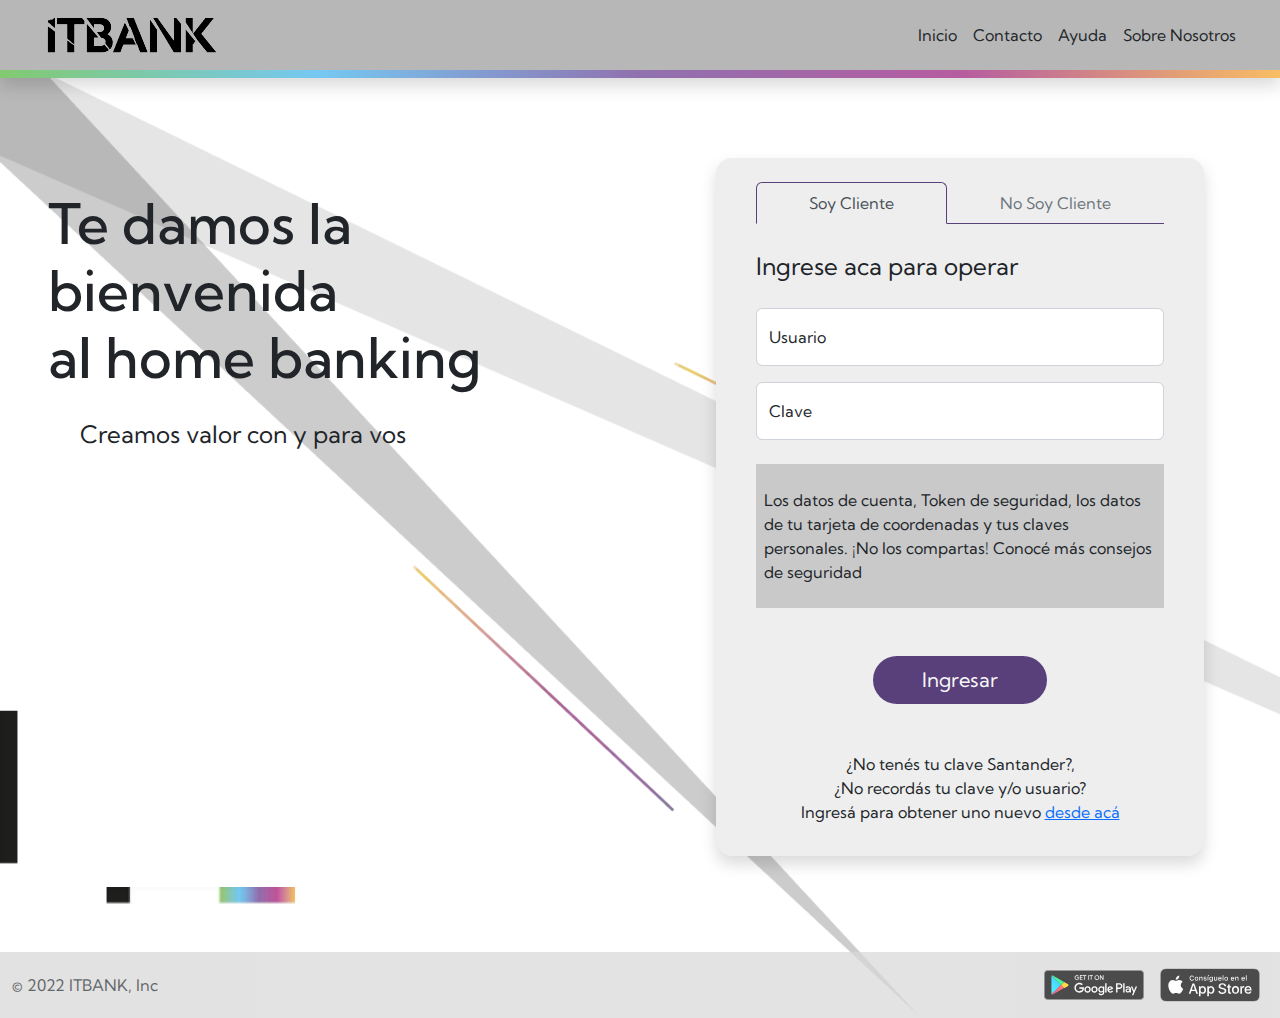
<file: index.html>
<!DOCTYPE html>
<html lang="en">
  <head>
    <meta charset="UTF-8" />
    <meta http-equiv="X-UA-Compatible" content="IE=edge" />
    <meta name="viewport" content="width=device-width, initial-scale=1.0" />
    <link rel="preconnect" href="https://fonts.googleapis.com">
    <link rel="preconnect" href="https://fonts.gstatic.com"crossorigin>
    <link href="https://fonts.googleapis.com/css2?family=Kumbh+Sans:wght@200;300&display=swap" rel="stylesheet">
    <link rel="stylesheet" href="css/login.css" type="text/css">
    <link rel="shortcut icon" href="./images/icologo.ico" type="image/x-icon">
    <title>Online Banking | ITBANK</title>
  </head>
  <body>
    <header class="shadow">
        <nav class="navbar navbar-expand-lg text-dark" style="background-color: #b7b7b7;">
            <div class="container-fluid">
                <a class="navbar-brand ms-4" href="index.html"><img src="src/Logo.png" alt="Logo ITBANK"></a>
                <button class="navbar-toggler" type="button" data-bs-toggle="collapse" data-bs-target="#navbarSupportedContent" aria-controls="navbarSupportedContent" aria-expanded="false" aria-label="Toggle navigation">
                    <span class="navbar-toggler-icon"></span>
                </button>
                <div class="collapse navbar-collapse me-4" id="navbarSupportedContent">
                    <ul class="navbar-nav ms-auto mb-2 mb-lg-0">
                        <li class="nav-item">
                            <a class="nav-link text-dark" aria-current="page" href="#">Inicio</a>
                        </li>
                        <li class="nav-item">
                            <a class="nav-link text-dark" href="#">Contacto</a>
                        </li>
                        <li class="nav-item">
                            <a class="nav-link text-dark" href="#">Ayuda</a>
                        <li class="nav-item">
                            <a class="nav-link text-dark">Sobre Nosotros</a>
                        </li>
                    </ul>
                </div>
            </div>
        </nav>
    </header>
    <main>
        <div class="container-fluid">
            <div class="row">
                <div class="col-12 col-md-6 col-lg-6 disp-off">
                    <div class="container py-3">
                        <div class="ms-2 mt-5 m-3">
                            <h1 class="ms-3 pt-5 font-tam">Te damos la bienvenida <br> al home banking</h1>
                            <p class="mt-4 ms-5 fs-4">Creamos valor con y para vos</p>
                        </div>
                    </div>
                </div>
                <div class="col-12 col-md-6 col-lg-6 mt-3 mb-3">
                    <div class="row">
                        <div class="col mt-4 mb-4 me-5 mt-5 ms-5" >
                            <div class="m-3 rounded-4 shadow p-3 mb-5 rounded-4" style="background-color:#eeeeee;">
                                <div class="mx-4 my-2 disp-off-login">
                                    <ul class="nav nav-tabs nav-fill justify-content-center">
                                        <li class="nav-item">
                                            <a class="nav-link active button-js" aria-current="page" href="#" id="client" data-number="1" >Soy Cliente</a>
                                        </li>
                                        <li class="nav-item">
                                            <a class="nav-link button-js" href="#" id="noClient" data-number="2">No Soy Cliente</a>
                                        </li>
                                    </ul>
                                </div>
                                <div class="mx-4 disp-off-login-2">
                                    <div class="dropdown">
                                        <a class="btn dropdown-toggle" style="background-color: #dfdfdf;" href="#" role="button" id="dropdownMenuLink" data-bs-toggle="dropdown" aria-expanded="false">
                                        </a>
                                      
                                        <ul class="dropdown-menu" aria-labelledby="dropdownMenuLink">
                                            <li><a class="dropdown-item button-js" href="#" data-number="3" id="clientDrop">Soy Cliente</a></li>
                                            <li><a class="dropdown-item button-js" href="#" data-number="4" id="noClientDrop">No Soy Cliente</a></li>
                                        </ul>
                                    </div>
                                </div>
                                <div class="form-login show no-show" data-section="1">
                                    <p class="mx-4 my-4 fs-4">Ingrese aca para operar</p>
                                    <form action="">
                                        <div class="form-floating mx-4 mt-3 mb-3">
                                            <input type="email" class="form-control" id="floatingInput" placeholder="name@example.com">
                                            <label for="floatingInput">Usuario</label>
                                        </div>
                                        <div class="form-floating mx-4 mt-3 mb-3">
                                            <input type="password" class="form-control" id="floatingPassword" placeholder="Password">
                                            <label for="floatingPassword">Clave</label>
                                        </div>
                                        <div class="mx-4 mt-4 mb-3">
                                            <p class="px-2 py-4" style="background-color: #c9c9c9;">
                                                Los datos de cuenta, Token de seguridad, los datos de tu tarjeta de coordenadas y tus claves personales. ¡No los compartas! Conocé más consejos de seguridad
                                            </p>
                                        </div>
                                        <div class="m-5 text-center">
                                            <a class="btn rounded-5 text-light btn-lg ps-5 pe-5" style="background-color: #5a407a;" href="./cargaAHome.html" role="button">Ingresar</a>
                                        </div>
                                    </form>
                                    <div class="m-2">
                                        <p class="text-center">
                                            ¿No tenés tu clave Santander?, <br>
                                            ¿No recordás tu clave y/o usuario? <br>
                                            Ingresá para obtener uno nuevo <a href="./index-contrasena.html">desde acá</a>
                                        </p>
                                    </div>
                                </div>
                                <div class="form-login no-show" data-section="2">
                                    <div class="text-center my-4">
                                        <span class="fs-5"><strong>Abri tu cuenta totalmente</strong></span>
                                        <br>
                                        <span class="fs-5"><strong>de forma 100% digital.</strong></span>
                                        <br>
                                        <p class="mx-4 my-2">Conoce todo lo que te ofrecemos en ITBANK</p>
                                    </div>
                                    <div class="mx-4 my-4 fs-4 text-center">
                                        <div class="mx-4 my-4">
                                            <div class="mx-4 my-3 text-center">
                                                <div class="">
                                                    <svg xmlns="http://www.w3.org/2000/svg" width="45" height="45" fill="#9B46BB" class="bi bi-credit-card-2-back-fill" viewBox="0 0 16 16" class="icons">
                                                        <path d="M0 4a2 2 0 0 1 2-2h12a2 2 0 0 1 2 2v5H0V4zm11.5 1a.5.5 0 0 0-.5.5v1a.5.5 0 0 0 .5.5h2a.5.5 0 0 0 .5-.5v-1a.5.5 0 0 0-.5-.5h-2zM0 11v1a2 2 0 0 0 2 2h12a2 2 0 0 0 2-2v-1H0z"/>
                                                    </svg>
                                                </div>
                                                <p class="fs-5">Tarjeta de Debito</p>
                                            </div>
                                            <div class="mx-4 my-3 text-center">
                                                <div class="">
                                                    <svg xmlns="http://www.w3.org/2000/svg" width="45" height="45" fill="#9B46BB" class="bi bi-arrow-down-up" viewBox="0 0 16 16">
                                                        <path fill-rule="evenodd" d="M11.5 15a.5.5 0 0 0 .5-.5V2.707l3.146 3.147a.5.5 0 0 0 .708-.708l-4-4a.5.5 0 0 0-.708 0l-4 4a.5.5 0 1 0 .708.708L11 2.707V14.5a.5.5 0 0 0 .5.5zm-7-14a.5.5 0 0 1 .5.5v11.793l3.146-3.147a.5.5 0 0 1 .708.708l-4 4a.5.5 0 0 1-.708 0l-4-4a.5.5 0 0 1 .708-.708L4 13.293V1.5a.5.5 0 0 1 .5-.5z"/>
                                                    </svg>
                                                </div>
                                                <p class="fs-5">Movimientos limitados</p>
                                            </div>
                                            <div class="mx-4 my-3 text-center">
                                                <div class="">
                                                    <svg xmlns="http://www.w3.org/2000/svg" width="45" height="45" fill="#9B46BB" class="bi bi-wallet2" viewBox="0 0 16 16">
                                                        <path d="M12.136.326A1.5 1.5 0 0 1 14 1.78V3h.5A1.5 1.5 0 0 1 16 4.5v9a1.5 1.5 0 0 1-1.5 1.5h-13A1.5 1.5 0 0 1 0 13.5v-9a1.5 1.5 0 0 1 1.432-1.499L12.136.326zM5.562 3H13V1.78a.5.5 0 0 0-.621-.484L5.562 3zM1.5 4a.5.5 0 0 0-.5.5v9a.5.5 0 0 0 .5.5h13a.5.5 0 0 0 .5-.5v-9a.5.5 0 0 0-.5-.5h-13z"/>
                                                    </svg>
                                                </div>
                                                <p class="fs-5">Pagos de servicios</p>
                                            </div>
                                        </div>
                                        <div class="mx-5 description">
                                            <span class="m-1 fs-5">Usando tu Cuenta ¡no pagas el mantenimiento!</span>
                                            <p class="fs-6">Disfruta de 6 meses sin cargo si cumplis con alguna de nuestras condiciones</p>
                                        </div>
                                        <div class="my-4">
                                            <a class="btn rounded-5 text-light btn-lg ps-5 pe-5" style="background-color: #5a407a;" href="#" role="button">Quiero saber mas</a>
                                        </div>
                                    </div>
                                    <div class="rec text-center">
                                        <span>"Si no tenes u olvidaste tu clave y/o usuario"</span>
                                        <br>
                                        <a href="./index-contrasena.html" role="button">Crear clave y usuario</a>
                                        <br>
                                        <span>"Si solo tenes clave"</span>
                                        <br>
                                        <a href="./index-contrasena.html" role="button">Crear usuario</a>
                                        <br>
                                    </div>
                                </div>
                            </div>
                        </div>
                    </div>

                </div>
            </div>
        </div>
    </main>
    <div class="container-fluid footer-position" style="background-color: #d7d7d7; opacity: 0.7;">
        <footer class="d-flex flex-wrap justify-content-between align-items-center mt-2 no-marign">
            <p class="col-md-4 mb-0">&copy; 2022 ITBANK, Inc</p>
            <ul class="nav col-md-4 justify-content-end">
                <li class="nav-item"><a href="#" class="nav-link px-2 text-muted"><img class="img-storee" src="src/PlayStore.svg"></a></li>
                <li class="nav-item"><a href="#" class="nav-link px-2 text-muted"><img class="img-store" src="src/Apple Store.svg"></a></li>
            </ul>
        </footer>
    </div>
    <script src="https://cdn.jsdelivr.net/npm/bootstrap@5.2.0-beta1/dist/js/bootstrap.bundle.min.js" integrity="sha384-pprn3073KE6tl6bjs2QrFaJGz5/SUsLqktiwsUTF55Jfv3qYSDhgCecCxMW52nD2" crossorigin="anonymous"></script>
    <script src="js/app.js"></script>
  </body>
</file>
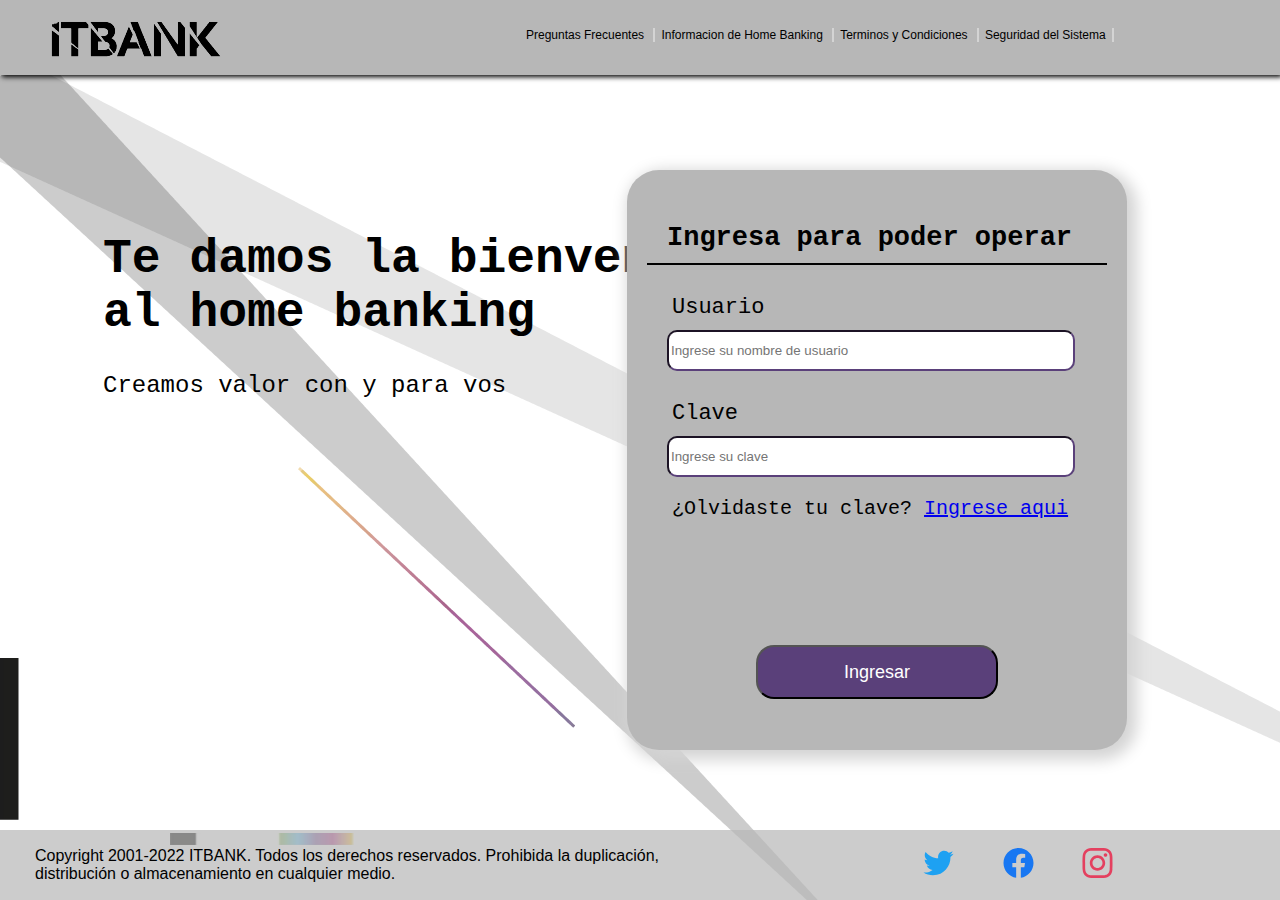
<file: Isaaias3/index.html>
<!DOCTYPE html>
<html lang="en" class="fondo">
  <head>
    <meta charset="UTF-8" />
    <meta http-equiv="X-UA-Compatible" content="IE=edge" />
    <meta name="viewport" content="width=device-width, initial-scale=1.0" />
    <link rel="shortcut icon" href="images/logo.ico.ico" type="image/x-icon">
    <link rel="stylesheet" href="css/style.css" type="text/css" />
    <title>Online Banking | ITBANK</title>
  </head>
  <body>
    <header>
      <nav class="botonera">
        <img
          src="images/Logo.png"
          alt="Instituto Tecnologico de Buenos Aires"
          class="img-nav"
        />
        <div class="back">
          <ul>
            <li>
              <a href="example.com" title="Preguntas Frecuentes"
                >Preguntas Frecuentes</a
              >
            </li>
            <li>
              <a href="example.com" title="Informacion de Home Banking"
                >Informacion de Home Banking</a
              >
            </li>
            <li>
              <a href="example.com" title="Terminos y Condiciones"
                >Terminos y Condiciones</a
              >
            </li>
            <li>
              <a href="exmaple.com" title="Seguridad del Sistema"
                >Seguridad del Sistema</a
              >
            </li>
          </ul>
        </div>
      </nav>
    </header>
    <main class="container">
      <div class="eslogan">
        <h1>Te damos la bienvenida al home banking</h1>
        <p>Creamos valor con y para vos</p>
      </div>
      <section class="box-login login-position">
        <h2>Ingresa para poder operar</h2>

        <div class="form">
          <div class="item">
            <p>Usuario</p>
            <input
              type="text"
              placeholder="Ingrese su nombre de usuario"
              name="username"
            />
          </div>
          <div class="item">
            <p>Clave</p>
            <input
              type="password"
              placeholder="Ingrese su clave"
              name="password"
            />
          </div>
          <p>
            ¿Olvidaste tu clave?
            <a href="example.com" title="Ingrese aqui">Ingrese aqui</a>
          </p>
        </div>

        <button type="submit" class="btn btn-position">Ingresar</button>
      </section>
    </main>
    <footer class="foot">
      <p>
        Copyright 2001-2022 ITBANK. Todos los derechos reservados. Prohibida la
        duplicación, distribución o almacenamiento en cualquier medio.
      </p>

      <div class="foot-back">
        <ul>
          <li>
            <a href="#"
              ><img
                src="images/twitter.svg"
                alt="Twitter ITBANK"
                class="images-foot"
            /></a>
          </li>
          <li>
            <a href="#"
              ><img
                src="images/facebook.svg"
                alt="Facebook ITBANK"
                class="images-foot"
            /></a>
          </li>
          <li>
            <a href="#"
              ><img
                src="images/instagram.svg"
                alt="Instagram ITBANK"
                class="images-foot"
            /></a>
          </li>
        </ul>
      </div>
    </footer>
  </body>
</html>
</file>
<file: Isaaias3/css/style.css>
body {
  width: 100%;
  height: 100vh;
  margin: auto;
  padding: 0;
  font-family: Arial, Helvetica, sans-serif;
  /*   background-image: url(images/background.png);
  background-size: fixed;
  background-repeat: no-repeat;
  overflow-y: hidden;
  overflow-x: hidden; */
}
.fondo {
  background-image: url(../images/background.png);
  background-size: fixed;
  background-repeat: no-repeat;
}
.botonera {
  min-width: 1024px;
  height: 75px;
  background-color: #b7b7b7;
  border-bottom: 2px solid gradian;
  box-shadow: 2px 2px 5px black;
  margin-bottom: 5px;
}
.img-nav {
  position: relative;
  padding: 5px;
  margin: 5px;
  float: left;
  left: 30px;
  top: 7px;
}
.back {
  min-width: 800px;
  position: relative;
  display: inline;
  float: right;
  top: 16px;
  font-size: 12px;
  /*   width: 800px;
 */
}
.back ul {
  list-style: none;
}
.back li {
  border-right: 2px solid #d4d4d4;
  display: inline;
  text-align: right;
}
.back a {
  padding: 0px 6px;
  color: black;
  text-decoration: none;
  text-align: center;
}

.container {
  font-size: 24px;
  font-family: "Courier New", Courier, monospace;
  width: 100%;
  height: 85%;
  margin: 0;
  padding: 0;
}
.eslogan {
  position: absolute;
  left: 103px;
  top: 200px;
  width: 648px;
}
.box-login {
  width: 500px;
  height: 580px;
  background-color: #b7b7b7;
  border-radius: 32px;
  box-shadow: 5px 5px 15px 5px #d4d4d4;
}
.login-position {
  position: relative;
  float: right;
  right: 17vh;
  top: 90px;
}
.box-login h2 {
  position: relative;
  font-size: 27px;
  margin: 18px 20px 28px 20px;
  padding: 20px 20px 10px 20px;
  /*   text-align: center; */
  top: 15px;
  border-bottom: 2px solid black;
}

.form {
  margin: 45px 20px;
  padding: 0px;
}
.form p {
  margin: 20px 25px;
  padding: 0;
  font-size: 20px;
}
.item {
  position: relative;
  /*   left: 10px; */
}
.item p {
  margin: 30px 25px 10px 25px;
  padding: 0;
  font-size: 22px;
}
.item input {
  position: relative;
  left: 20px;
  width: 400px;
  height: 35px;
  border-radius: 10px;
  border-color: #5a407a;
  background-color: ;
}
.btn {
  width: 242px;
  height: 54px;
  border-radius: 18px;
  background-color: #5a407a;
  color: white;
  font-size: 18px;
}
.btn-position {
  position: relative;
  left: 129px;
  top: 80px;
}
.foot {
  height: 70px;
  width: 100%;
  position: absolute;
  bottom: 0;
  background-color: rgba(183, 183, 183, 0.7);
  /*   display: inline; */
}
.foot {
  display: flex;
  align-items: center;
  justify-content: space-between;
}
.foot p {
  margin: 5px 35px;
  width: 650px;
  font-family: Arial, Helvetica, sans-serif;
}

.foot-back {
  margin: 0;
  align-items: center;
  position: relative;
  right: 15vh;
}
.foot-back ul {
  margin: 10px;
}
.foot-back li {
  display: inline;
  text-align: center;
}
.foot-back a {
  padding: 0px 20px;
}
.images-foot {
  width: 35px;
  height: 30px;
}
</file>
<file: css/login.css>
@charset "UTF-8";
/*!
 * Bootstrap v5.2.0-beta1 (https://getbootstrap.com/)
 * Copyright 2011-2022 The Bootstrap Authors
 * Copyright 2011-2022 Twitter, Inc.
 * Licensed under MIT (https://github.com/twbs/bootstrap/blob/main/LICENSE)
 */
:root {
  --bs-blue: #0d6efd;
  --bs-indigo: #6610f2;
  --bs-purple: #6f42c1;
  --bs-pink: #d63384;
  --bs-red: #dc3545;
  --bs-orange: #fd7e14;
  --bs-yellow: #ffc107;
  --bs-green: #198754;
  --bs-teal: #20c997;
  --bs-cyan: #0dcaf0;
  --bs-black: #000;
  --bs-white: #fff;
  --bs-gray: #6c757d;
  --bs-gray-dark: #343a40;
  --bs-gray-100: #f8f9fa;
  --bs-gray-200: #e9ecef;
  --bs-gray-300: #dee2e6;
  --bs-gray-400: #ced4da;
  --bs-gray-500: #adb5bd;
  --bs-gray-600: #6c757d;
  --bs-gray-700: #495057;
  --bs-gray-800: #343a40;
  --bs-gray-900: #212529;
  --bs-primary: #0d6efd;
  --bs-secondary: #6c757d;
  --bs-success: #198754;
  --bs-info: #0dcaf0;
  --bs-warning: #ffc107;
  --bs-danger: #dc3545;
  --bs-light: #f8f9fa;
  --bs-dark: #212529;
  --bs-primary-rgb: 13, 110, 253;
  --bs-secondary-rgb: 108, 117, 125;
  --bs-success-rgb: 25, 135, 84;
  --bs-info-rgb: 13, 202, 240;
  --bs-warning-rgb: 255, 193, 7;
  --bs-danger-rgb: 220, 53, 69;
  --bs-light-rgb: 248, 249, 250;
  --bs-dark-rgb: 33, 37, 41;
  --bs-white-rgb: 255, 255, 255;
  --bs-black-rgb: 0, 0, 0;
  --bs-body-color-rgb: 33, 37, 41;
  --bs-body-bg-rgb: 255, 255, 255;
  --bs-font-sans-serif: system-ui, -apple-system, "Segoe UI", Roboto, "Helvetica Neue", "Noto Sans", "Liberation Sans", Arial, sans-serif, "Apple Color Emoji", "Segoe UI Emoji", "Segoe UI Symbol", "Noto Color Emoji";
  --bs-font-monospace: SFMono-Regular, Menlo, Monaco, Consolas, "Liberation Mono", "Courier New", monospace;
  --bs-gradient: linear-gradient(180deg, rgba(255, 255, 255, 0.15), rgba(255, 255, 255, 0));
  --bs-body-font-family: var(--bs-font-sans-serif);
  --bs-body-font-size: 1rem;
  --bs-body-font-weight: 400;
  --bs-body-line-height: 1.5;
  --bs-body-color: #212529;
  --bs-body-bg: #fff;
  --bs-border-width: 1px;
  --bs-border-style: solid;
  --bs-border-color: #dee2e6;
  --bs-border-color-translucent: rgba(0, 0, 0, 0.175);
  --bs-border-radius: 0.375rem;
  --bs-border-radius-sm: 0.25rem;
  --bs-border-radius-lg: 0.5rem;
  --bs-border-radius-xl: 1rem;
  --bs-border-radius-2xl: 2rem;
  --bs-border-radius-pill: 50rem;
  --bs-heading-color: ;
  --bs-link-color: #0d6efd;
  --bs-link-hover-color: #0a58ca;
  --bs-code-color: #d63384;
  --bs-highlight-bg: #fff3cd;
}

*,
*::before,
*::after {
  box-sizing: border-box;
}

@media (prefers-reduced-motion: no-preference) {
  :root {
    scroll-behavior: smooth;
  }
}

body {
  margin: 0;
  font-family: var(--bs-body-font-family);
  font-size: var(--bs-body-font-size);
  font-weight: var(--bs-body-font-weight);
  line-height: var(--bs-body-line-height);
  color: var(--bs-body-color);
  text-align: var(--bs-body-text-align);
  background-color: var(--bs-body-bg);
  -webkit-text-size-adjust: 100%;
  -webkit-tap-highlight-color: rgba(0, 0, 0, 0);
}

 h1, .h1 {
  margin-top: 0;
  margin-bottom: 0.5rem;
  font-weight: 500;
  line-height: 1.2;
  color: var(--bs-heading-color);
}

h1, .h1 {
  font-size: calc(1.375rem + 1.5vw);
}
@media (min-width: 1200px) {
  h1, .h1 {
    font-size: 2.5rem;
  }
}

p {
  margin-top: 0;
  margin-bottom: 1rem;
}


ul {
  padding-left: 2rem;
}


ul {
  margin-top: 0;
  margin-bottom: 1rem;
}


ul ul {
  margin-bottom: 0;
}


strong {
  font-weight: bolder;
}

a {
  color: var(--bs-link-color);
  text-decoration: underline;
}
a:hover {
  color: var(--bs-link-hover-color);
}

a:not([href]):not([class]), a:not([href]):not([class]):hover {
  color: inherit;
  text-decoration: none;
}

img,
svg {
  vertical-align: middle;
}

label {
  display: inline-block;
}

button {
  border-radius: 0;
}

button:focus:not(:focus-visible) {
  outline: 0;
}

input,
button {
  margin: 0;
  font-family: inherit;
  font-size: inherit;
  line-height: inherit;
}

button {
  text-transform: none;
}

[role=button] {
  cursor: pointer;
}

button,
[type=button] {
  -webkit-appearance: button;
}
button:not(:disabled),
[type=button]:not(:disabled) {
  cursor: pointer;
}

::-moz-focus-inner {
  padding: 0;
  border-style: none;
}

::-webkit-datetime-edit-fields-wrapper,
::-webkit-datetime-edit-text,
::-webkit-datetime-edit-minute,
::-webkit-datetime-edit-hour-field,
::-webkit-datetime-edit-day-field,
::-webkit-datetime-edit-month-field,
::-webkit-datetime-edit-year-field {
  padding: 0;
}

::-webkit-inner-spin-button {
  height: auto;
}

/* rtl:raw:
[type="tel"],
[type="url"],
[type="email"],
[type="number"] {
  direction: ltr;
}
*/
::-webkit-search-decoration {
  -webkit-appearance: none;
}

::-webkit-color-swatch-wrapper {
  padding: 0;
}

::-webkit-file-upload-button {
  font: inherit;
  -webkit-appearance: button;
}

::file-selector-button {
  font: inherit;
  -webkit-appearance: button;
}

.container,
.container-fluid {
  --bs-gutter-x: 1.5rem;
  --bs-gutter-y: 0;
  width: 100%;
  padding-right: calc(var(--bs-gutter-x) * 0.5);
  padding-left: calc(var(--bs-gutter-x) * 0.5);
  margin-right: auto;
  margin-left: auto;
}

@media (min-width: 576px) {
   .container {
    max-width: 540px;
  }
}
@media (min-width: 768px) {
   .container {
    max-width: 720px;
  }
}
@media (min-width: 992px) {
   .container {
    max-width: 960px;
  }
}
@media (min-width: 1200px) {
   .container {
    max-width: 1140px;
  }
}
@media (min-width: 1400px) {
   .container {
    max-width: 1320px;
  }
}
.row {
  --bs-gutter-x: 1.5rem;
  --bs-gutter-y: 0;
  display: flex;
  flex-wrap: wrap;
  margin-top: calc(-1 * var(--bs-gutter-y));
  margin-right: calc(-0.5 * var(--bs-gutter-x));
  margin-left: calc(-0.5 * var(--bs-gutter-x));
}
.row > * {
  flex-shrink: 0;
  width: 100%;
  max-width: 100%;
  padding-right: calc(var(--bs-gutter-x) * 0.5);
  padding-left: calc(var(--bs-gutter-x) * 0.5);
  margin-top: var(--bs-gutter-y);
}

.col {
  flex: 1 0 0%;
}

.col-12 {
  flex: 0 0 auto;
  width: 100%;
}
@media (min-width: 768px) {

  .col-md-4 {
    flex: 0 0 auto;
    width: 33.33333333%;
  }

  .col-md-6 {
    flex: 0 0 auto;
    width: 50%;
  }
}
@media (min-width: 992px) {

  .col-lg-6 {
    flex: 0 0 auto;
    width: 50%;
  }
}

.form-control {
  display: block;
  width: 100%;
  padding: 0.375rem 0.75rem;
  font-size: 1rem;
  font-weight: 400;
  line-height: 1.5;
  color: #212529;
  background-color: #fff;
  background-clip: padding-box;
  border: 1px solid #ced4da;
  -webkit-appearance: none;
     -moz-appearance: none;
          appearance: none;
  border-radius: 0.375rem;
  transition: border-color 0.15s ease-in-out, box-shadow 0.15s ease-in-out;
}
@media (prefers-reduced-motion: reduce) {
  .form-control {
    transition: none;
  }
}
.form-control:focus {
  color: #212529;
  background-color: #fff;
  border-color: #86b7fe;
  outline: 0;
  box-shadow: 0 0 0 0.25rem rgba(13, 110, 253, 0.25);
}
.form-control::-webkit-date-and-time-value {
  height: 1.5em;
}
.form-control::-moz-placeholder {
  color: #6c757d;
  opacity: 1;
}
.form-control:-ms-input-placeholder {
  color: #6c757d;
  opacity: 1;
}
.form-control::placeholder {
  color: #6c757d;
  opacity: 1;
}
.form-control:disabled {
  background-color: #e9ecef;
  opacity: 1;
}
.form-control::-webkit-file-upload-button {
  padding: 0.375rem 0.75rem;
  margin: -0.375rem -0.75rem;
  -webkit-margin-end: 0.75rem;
          margin-inline-end: 0.75rem;
  color: #212529;
  background-color: #e9ecef;
  pointer-events: none;
  border-color: inherit;
  border-style: solid;
  border-width: 0;
  border-inline-end-width: 1px;
  border-radius: 0;
  -webkit-transition: color 0.15s ease-in-out, background-color 0.15s ease-in-out, border-color 0.15s ease-in-out, box-shadow 0.15s ease-in-out;
  transition: color 0.15s ease-in-out, background-color 0.15s ease-in-out, border-color 0.15s ease-in-out, box-shadow 0.15s ease-in-out;
}
.form-control::file-selector-button {
  padding: 0.375rem 0.75rem;
  margin: -0.375rem -0.75rem;
  -webkit-margin-end: 0.75rem;
          margin-inline-end: 0.75rem;
  color: #212529;
  background-color: #e9ecef;
  pointer-events: none;
  border-color: inherit;
  border-style: solid;
  border-width: 0;
  border-inline-end-width: 1px;
  border-radius: 0;
  transition: color 0.15s ease-in-out, background-color 0.15s ease-in-out, border-color 0.15s ease-in-out, box-shadow 0.15s ease-in-out;
}
@media (prefers-reduced-motion: reduce) {
  .form-control::-webkit-file-upload-button {
    -webkit-transition: none;
    transition: none;
  }
  .form-control::file-selector-button {
    transition: none;
  }
}
.form-control:hover:not(:disabled):not([readonly])::-webkit-file-upload-button {
  background-color: #dde0e3;
}
.form-control:hover:not(:disabled):not([readonly])::file-selector-button {
  background-color: #dde0e3;
}

.form-floating {
  position: relative;
}
.form-floating > .form-control {
  height: calc(3.5rem + 2px);
  line-height: 1.25;
}
.form-floating > label {
  position: absolute;
  top: 0;
  left: 0;
  height: 100%;
  padding: 1rem 0.75rem;
  pointer-events: none;
  border: 1px solid transparent;
  transform-origin: 0 0;
  transition: opacity 0.1s ease-in-out, transform 0.1s ease-in-out;
}
@media (prefers-reduced-motion: reduce) {
  .form-floating > label {
    transition: none;
  }
}
.form-floating > .form-control {
  padding: 1rem 0.75rem;
}
.form-floating > .form-control::-moz-placeholder {
  color: transparent;
}
.form-floating > .form-control:-ms-input-placeholder {
  color: transparent;
}
.form-floating > .form-control::placeholder {
  color: transparent;
}
.form-floating > .form-control:not(:-moz-placeholder-shown) {
  padding-top: 1.625rem;
  padding-bottom: 0.625rem;
}
.form-floating > .form-control:not(:-ms-input-placeholder) {
  padding-top: 1.625rem;
  padding-bottom: 0.625rem;
}
.form-floating > .form-control:focus, .form-floating > .form-control:not(:placeholder-shown) {
  padding-top: 1.625rem;
  padding-bottom: 0.625rem;
}
.form-floating > .form-control:-webkit-autofill {
  padding-top: 1.625rem;
  padding-bottom: 0.625rem;
}
.form-floating > .form-control:not(:-moz-placeholder-shown) ~ label {
  opacity: 0.65;
  transform: scale(0.85) translateY(-0.5rem) translateX(0.15rem);
}
.form-floating > .form-control:not(:-ms-input-placeholder) ~ label {
  opacity: 0.65;
  transform: scale(0.85) translateY(-0.5rem) translateX(0.15rem);
}
.form-floating > .form-control:focus ~ label,
.form-floating > .form-control:not(:placeholder-shown) ~ label {
  opacity: 0.65;
  transform: scale(0.85) translateY(-0.5rem) translateX(0.15rem);
}
.form-floating > .form-control:-webkit-autofill ~ label {
  opacity: 0.65;
  transform: scale(0.85) translateY(-0.5rem) translateX(0.15rem);
}

.btn {
  --bs-btn-padding-x: 0.75rem;
  --bs-btn-padding-y: 0.375rem;
  --bs-btn-font-family: ;
  --bs-btn-font-size: 1rem;
  --bs-btn-font-weight: 400;
  --bs-btn-line-height: 1.5;
  --bs-btn-color: #212529;
  --bs-btn-bg: transparent;
  --bs-btn-border-width: 1px;
  --bs-btn-border-color: transparent;
  --bs-btn-border-radius: 0.375rem;
  --bs-btn-box-shadow: inset 0 1px 0 rgba(255, 255, 255, 0.15), 0 1px 1px rgba(0, 0, 0, 0.075);
  --bs-btn-disabled-opacity: 0.65;
  --bs-btn-focus-box-shadow: 0 0 0 0.25rem rgba(var(--bs-btn-focus-shadow-rgb), .5);
  display: inline-block;
  padding: var(--bs-btn-padding-y) var(--bs-btn-padding-x);
  font-family: var(--bs-btn-font-family);
  font-size: var(--bs-btn-font-size);
  font-weight: var(--bs-btn-font-weight);
  line-height: var(--bs-btn-line-height);
  color: var(--bs-btn-color);
  text-align: center;
  text-decoration: none;
  vertical-align: middle;
  cursor: pointer;
  -webkit-user-select: none;
     -moz-user-select: none;
      -ms-user-select: none;
          user-select: none;
  border: var(--bs-btn-border-width) solid var(--bs-btn-border-color);
  border-radius: var(--bs-btn-border-radius);
  background-color: var(--bs-btn-bg);
  transition: color 0.15s ease-in-out, background-color 0.15s ease-in-out, border-color 0.15s ease-in-out, box-shadow 0.15s ease-in-out;
}
@media (prefers-reduced-motion: reduce) {
  .btn {
    transition: none;
  }
}
.btn:hover {
  color: var(--bs-btn-hover-color);
  background-color: var(--bs-btn-hover-bg);
  border-color: var(--bs-btn-hover-border-color);
}
 .btn:focus {
  color: var(--bs-btn-hover-color);
  background-color: var(--bs-btn-hover-bg);
  border-color: var(--bs-btn-hover-border-color);
  outline: 0;
  box-shadow: var(--bs-btn-focus-box-shadow);
}
 .btn:active, .btn.active, .btn.show {
  color: var(--bs-btn-active-color);
  background-color: var(--bs-btn-active-bg);
  border-color: var(--bs-btn-active-border-color);
}
 .btn:active:focus, .btn.active:focus, .btn.show:focus {
  box-shadow: var(--bs-btn-focus-box-shadow);
}
.btn:disabled {
  color: var(--bs-btn-disabled-color);
  pointer-events: none;
  background-color: var(--bs-btn-disabled-bg);
  border-color: var(--bs-btn-disabled-border-color);
  opacity: var(--bs-btn-disabled-opacity);
}
.btn-lg {
  --bs-btn-padding-y: 0.5rem;
  --bs-btn-padding-x: 1rem;
  --bs-btn-font-size: 1.25rem;
  --bs-btn-border-radius: 0.5rem;
}

.collapse:not(.show) {
  display: none;
}


.dropdown {
  position: relative;
}

.dropdown-toggle {
  white-space: nowrap;
}
.dropdown-toggle::after {
  display: inline-block;
  margin-left: 0.255em;
  vertical-align: 0.255em;
  content: "";
  border-top: 0.3em solid;
  border-right: 0.3em solid transparent;
  border-bottom: 0;
  border-left: 0.3em solid transparent;
}
.dropdown-toggle:empty::after {
  margin-left: 0;
}

.dropdown-menu {
  --bs-dropdown-min-width: 10rem;
  --bs-dropdown-padding-x: 0;
  --bs-dropdown-padding-y: 0.5rem;
  --bs-dropdown-spacer: 0.125rem;
  --bs-dropdown-font-size: 1rem;
  --bs-dropdown-color: #212529;
  --bs-dropdown-bg: #fff;
  --bs-dropdown-border-color: var(--bs-border-color-translucent);
  --bs-dropdown-border-radius: 0.375rem;
  --bs-dropdown-border-width: 1px;
  --bs-dropdown-inner-border-radius: calc(0.375rem - 1px);
  --bs-dropdown-divider-bg: var(--bs-border-color-translucent);
  --bs-dropdown-divider-margin-y: 0.5rem;
  --bs-dropdown-box-shadow: 0 0.5rem 1rem rgba(0, 0, 0, 0.15);
  --bs-dropdown-link-color: #212529;
  --bs-dropdown-link-hover-color: #1e2125;
  --bs-dropdown-link-hover-bg: #e9ecef;
  --bs-dropdown-link-active-color: #fff;
  --bs-dropdown-link-active-bg: #0d6efd;
  --bs-dropdown-link-disabled-color: #adb5bd;
  --bs-dropdown-item-padding-x: 1rem;
  --bs-dropdown-item-padding-y: 0.25rem;
  --bs-dropdown-header-color: #6c757d;
  --bs-dropdown-header-padding-x: 1rem;
  --bs-dropdown-header-padding-y: 0.5rem;
  position: absolute;
  z-index: 1000;
  display: none;
  min-width: var(--bs-dropdown-min-width);
  padding: var(--bs-dropdown-padding-y) var(--bs-dropdown-padding-x);
  margin: 0;
  font-size: var(--bs-dropdown-font-size);
  color: var(--bs-dropdown-color);
  text-align: left;
  list-style: none;
  background-color: var(--bs-dropdown-bg);
  background-clip: padding-box;
  border: var(--bs-dropdown-border-width) solid var(--bs-dropdown-border-color);
  border-radius: var(--bs-dropdown-border-radius);
}

.dropdown-item {
  display: block;
  width: 100%;
  padding: var(--bs-dropdown-item-padding-y) var(--bs-dropdown-item-padding-x);
  clear: both;
  font-weight: 400;
  color: var(--bs-dropdown-link-color);
  text-align: inherit;
  text-decoration: none;
  white-space: nowrap;
  background-color: transparent;
  border: 0;
}
.dropdown-item:hover, .dropdown-item:focus {
  color: var(--bs-dropdown-link-hover-color);
  background-color: var(--bs-dropdown-link-hover-bg);
}
.dropdown-item.active, .dropdown-item:active {
  color: var(--bs-dropdown-link-active-color);
  text-decoration: none;
  background-color: var(--bs-dropdown-link-active-bg);
}
 .dropdown-item:disabled {
  color: var(--bs-dropdown-link-disabled-color);
  pointer-events: none;
  background-color: transparent;
}

.dropdown-menu.show {
  display: block;
}

.nav {
  --bs-nav-link-padding-x: 1rem;
  --bs-nav-link-padding-y: 0.5rem;
  --bs-nav-link-font-weight: ;
  --bs-nav-link-color: #6c757d;
  --bs-nav-link-hover-color: var(--bs-link-hover-color);
  --bs-nav-link-disabled-color: #6c757d;
  display: flex;
  flex-wrap: wrap;
  padding-left: 0;
  margin-bottom: 0;
  list-style: none;
}

.nav-link {
  display: block;
  padding: var(--bs-nav-link-padding-y) var(--bs-nav-link-padding-x);
  font-size: var(--bs-nav-link-font-size);
  font-weight: var(--bs-nav-link-font-weight);
  color: var(--bs-nav-link-color);
  text-decoration: none;
  transition: color 0.15s ease-in-out, background-color 0.15s ease-in-out, border-color 0.15s ease-in-out;
}
@media (prefers-reduced-motion: reduce) {
  .nav-link {
    transition: none;
  }
}
.nav-link:hover, .nav-link:focus {
  color: var(--bs-nav-link-hover-color);
}

.nav-tabs {
  --bs-nav-tabs-border-width: 1px;
  --bs-nav-tabs-border-color: #5A407A;
  --bs-nav-tabs-border-radius: 0.375rem;
  --bs-nav-tabs-link-hover-border-color: #e9ecef #e9ecef #5A407A;
  --bs-nav-tabs-link-active-color: #495057;
  --bs-nav-tabs-link-active-bg: #eeeeee;
  --bs-nav-tabs-link-active-border-color: #5A407A #5A407A #eeeeee #5A407A;
  border-bottom: var(--bs-nav-tabs-border-width) solid var(--bs-nav-tabs-border-color);
}
.nav-tabs .nav-link {
  margin-bottom: calc(var(--bs-nav-tabs-border-width) * -1);
  background: none;
  border: var(--bs-nav-tabs-border-width) solid transparent;
  border-top-left-radius: var(--bs-nav-tabs-border-radius);
  border-top-right-radius: var(--bs-nav-tabs-border-radius);
}
.nav-tabs .nav-link:hover, .nav-tabs .nav-link:focus {
  isolation: isolate;
  border-color: var(--bs-nav-tabs-link-hover-border-color);
}
 .nav-tabs .nav-link:disabled {
  color: var(--bs-nav-link-disabled-color);
  background-color: transparent;
  border-color: transparent;
}
.nav-tabs .nav-link.active,
.nav-tabs .nav-item.show .nav-link {
  color: var(--bs-nav-tabs-link-active-color);
  background-color: var(--bs-nav-tabs-link-active-bg);
  border-color: var(--bs-nav-tabs-link-active-border-color);
}
.nav-tabs .dropdown-menu {
  margin-top: calc(var(--bs-nav-tabs-border-width) * -1);
  border-top-left-radius: 0;
  border-top-right-radius: 0;
}

.nav-fill > .nav-link,
.nav-fill .nav-item {
  flex: 1 1 auto;
  text-align: center;
}

.nav-fill .nav-item .nav-link {
  width: 100%;
}

.navbar {
  --bs-navbar-padding-x: 0;
  --bs-navbar-padding-y: 0.5rem;
  --bs-navbar-color: rgba(0, 0, 0, 0.55);
  --bs-navbar-hover-color: rgba(0, 0, 0, 0.7);
  --bs-navbar-disabled-color: rgba(0, 0, 0, 0.3);
  --bs-navbar-active-color: rgba(0, 0, 0, 0.9);
  --bs-navbar-brand-padding-y: 0.3125rem;
  --bs-navbar-brand-margin-end: 1rem;
  --bs-navbar-brand-font-size: 1.25rem;
  --bs-navbar-brand-color: rgba(0, 0, 0, 0.9);
  --bs-navbar-brand-hover-color: rgba(0, 0, 0, 0.9);
  --bs-navbar-nav-link-padding-x: 0.5rem;
  --bs-navbar-toggler-padding-y: 0.25rem;
  --bs-navbar-toggler-padding-x: 0.75rem;
  --bs-navbar-toggler-font-size: 1.25rem;
  --bs-navbar-toggler-icon-bg: url("data:image/svg+xml,%3csvg xmlns='http://www.w3.org/2000/svg' viewBox='0 0 30 30'%3e%3cpath stroke='rgba%280, 0, 0, 0.55%29' stroke-linecap='round' stroke-miterlimit='10' stroke-width='2' d='M4 7h22M4 15h22M4 23h22'/%3e%3c/svg%3e");
  --bs-navbar-toggler-border-color: rgba(0, 0, 0, 0.1);
  --bs-navbar-toggler-border-radius: 0.375rem;
  --bs-navbar-toggler-focus-width: 0.25rem;
  --bs-navbar-toggler-transition: box-shadow 0.15s ease-in-out;
  position: relative;
  display: flex;
  flex-wrap: wrap;
  align-items: center;
  justify-content: space-between;
  padding: var(--bs-navbar-padding-y) var(--bs-navbar-padding-x);
}
.navbar > .container,
.navbar > .container-fluid {
  display: flex;
  flex-wrap: inherit;
  align-items: center;
  justify-content: space-between;
}
.navbar-brand {
  padding-top: var(--bs-navbar-brand-padding-y);
  padding-bottom: var(--bs-navbar-brand-padding-y);
  margin-right: var(--bs-navbar-brand-margin-end);
  font-size: var(--bs-navbar-brand-font-size);
  color: var(--bs-navbar-brand-color);
  text-decoration: none;
  white-space: nowrap;
}
.navbar-brand:hover, .navbar-brand:focus {
  color: var(--bs-navbar-brand-hover-color);
}

.navbar-nav {
  --bs-nav-link-padding-x: 0;
  --bs-nav-link-padding-y: 0.5rem;
  --bs-nav-link-color: var(--bs-navbar-color);
  --bs-nav-link-hover-color: var(--bs-navbar-hover-color);
  --bs-nav-link-disabled-color: var(--bs-navbar-disabled-color);
  display: flex;
  flex-direction: column;
  padding-left: 0;
  margin-bottom: 0;
  list-style: none;
}
.navbar-nav .show > .nav-link,
.navbar-nav .nav-link.active {
  color: var(--bs-navbar-active-color);
}
.navbar-nav .dropdown-menu {
  position: static;
}

.navbar-collapse {
  flex-basis: 100%;
  flex-grow: 1;
  align-items: center;
}

.navbar-toggler {
  padding: var(--bs-navbar-toggler-padding-y) var(--bs-navbar-toggler-padding-x);
  font-size: var(--bs-navbar-toggler-font-size);
  line-height: 1;
  color: var(--bs-navbar-color);
  background-color: transparent;
  border: var(--bs-border-width) solid var(--bs-navbar-toggler-border-color);
  border-radius: var(--bs-navbar-toggler-border-radius);
  transition: var(--bs-navbar-toggler-transition);
}
@media (prefers-reduced-motion: reduce) {
  .navbar-toggler {
    transition: none;
  }
}
.navbar-toggler:hover {
  text-decoration: none;
}
.navbar-toggler:focus {
  text-decoration: none;
  outline: 0;
  box-shadow: 0 0 0 var(--bs-navbar-toggler-focus-width);
}

.navbar-toggler-icon {
  display: inline-block;
  width: 1.5em;
  height: 1.5em;
  vertical-align: middle;
  background-image: var(--bs-navbar-toggler-icon-bg);
  background-repeat: no-repeat;
  background-position: center;
  background-size: 100%;
}
@media (min-width: 992px) {
  .navbar-expand-lg {
    flex-wrap: nowrap;
    justify-content: flex-start;
  }
  .navbar-expand-lg .navbar-nav {
    flex-direction: row;
  }
  .navbar-expand-lg .navbar-nav .dropdown-menu {
    position: absolute;
  }
  .navbar-expand-lg .navbar-nav .nav-link {
    padding-right: var(--bs-navbar-nav-link-padding-x);
    padding-left: var(--bs-navbar-nav-link-padding-x);
  }
  .navbar-expand-lg .navbar-collapse {
    display: flex !important;
    flex-basis: auto;
  }
  .navbar-expand-lg .navbar-toggler {
    display: none;
  }
}

@-webkit-keyframes progress-bar-stripes {
  0% {
    background-position-x: 1rem;
  }
}

@keyframes progress-bar-stripes {
  0% {
    background-position-x: 1rem;
  }
}

/* rtl:begin:ignore */

/* rtl:end:ignore */

/* rtl:begin:ignore */

/* rtl:end:ignore */

/* rtl:begin:ignore */

/* rtl:end:ignore */

/* rtl:begin:ignore */

/* rtl:end:ignore */

/* rtl:begin:ignore */

/* rtl:end:ignore */

/* rtl:options: {
  "autoRename": true,
  "stringMap":[ {
    "name"    : "prev-next",
    "search"  : "prev",
    "replace" : "next"
  } ]
} */

@-webkit-keyframes spinner-border {
  to {
    transform: rotate(360deg) /* rtl:ignore */;
  }
}

@keyframes spinner-border {
  to {
    transform: rotate(360deg) /* rtl:ignore */;
  }
}

@-webkit-keyframes spinner-grow {
  0% {
    transform: scale(0);
  }
  50% {
    opacity: 1;
    transform: none;
  }
}

@keyframes spinner-grow {
  0% {
    transform: scale(0);
  }
  50% {
    opacity: 1;
    transform: none;
  }
}

.placeholder {
  display: inline-block;
  min-height: 1em;
  vertical-align: middle;
  cursor: wait;
  background-color: currentcolor;
  opacity: 0.5;
}
.placeholder.btn::before {
  display: inline-block;
  content: "";
}

@-webkit-keyframes placeholder-glow {
  50% {
    opacity: 0.2;
  }
}

@keyframes placeholder-glow {
  50% {
    opacity: 0.2;
  }
}

@-webkit-keyframes placeholder-wave {
  100% {
    -webkit-mask-position: -200% 0%;
            mask-position: -200% 0%;
  }
}

@keyframes placeholder-wave {
  100% {
    -webkit-mask-position: -200% 0%;
            mask-position: -200% 0%;
  }
}

.d-flex {
  display: flex !important;
}

.shadow {
  box-shadow: 0 0.5rem 1rem rgba(0, 0, 0, 0.15) !important;
}

.flex-wrap {
  flex-wrap: wrap !important;
}

.justify-content-end {
  justify-content: flex-end !important;
}

.justify-content-center {
  justify-content: center !important;
}

.justify-content-between {
  justify-content: space-between !important;
}

.align-items-center {
  align-items: center !important;
}

.m-1 {
  margin: 0.25rem !important;
}

.m-2 {
  margin: 0.5rem !important;
}

.m-3 {
  margin: 1rem !important;
}

.m-5 {
  margin: 3rem !important;
}

.mx-4 {
  margin-right: 1.5rem !important;
  margin-left: 1.5rem !important;
}

.mx-5 {
  margin-right: 3rem !important;
  margin-left: 3rem !important;
}

.my-2 {
  margin-top: 0.5rem !important;
  margin-bottom: 0.5rem !important;
}

.my-3 {
  margin-top: 1rem !important;
  margin-bottom: 1rem !important;
}

.my-4 {
  margin-top: 1.5rem !important;
  margin-bottom: 1.5rem !important;
}

.mt-2 {
  margin-top: 0.5rem !important;
}

.mt-3 {
  margin-top: 1rem !important;
}

.mt-4 {
  margin-top: 1.5rem !important;
}

.mt-5 {
  margin-top: 3rem !important;
}

.me-4 {
  margin-right: 1.5rem !important;
}

.me-5 {
  margin-right: 3rem !important;
}

.mb-0 {
  margin-bottom: 0 !important;
}

.mb-2 {
  margin-bottom: 0.5rem !important;
}

.mb-3 {
  margin-bottom: 1rem !important;
}

.mb-4 {
  margin-bottom: 1.5rem !important;
}

.mb-5 {
  margin-bottom: 3rem !important;
}

.ms-2 {
  margin-left: 0.5rem !important;
}

.ms-3 {
  margin-left: 1rem !important;
}

.ms-4 {
  margin-left: 1.5rem !important;
}

.ms-5 {
  margin-left: 3rem !important;
}

.ms-auto {
  margin-left: auto !important;
}

.p-3 {
  padding: 1rem !important;
}

.px-2 {
  padding-right: 0.5rem !important;
  padding-left: 0.5rem !important;
}

.py-3 {
  padding-top: 1rem !important;
  padding-bottom: 1rem !important;
}

.py-4 {
  padding-top: 1.5rem !important;
  padding-bottom: 1.5rem !important;
}

.pt-5 {
  padding-top: 3rem !important;
}

.pe-5 {
  padding-right: 3rem !important;
}

.ps-5 {
  padding-left: 3rem !important;
}

.fs-4 {
  font-size: calc(1.275rem + 0.3vw) !important;
}

.fs-5 {
  font-size: 1.25rem !important;
}

.fs-6 {
  font-size: 1rem !important;
}

.text-center {
  text-align: center !important;
}

/* rtl:begin:remove */

/* rtl:end:remove */

.text-light {
  --bs-text-opacity: 1;
  color: rgba(var(--bs-light-rgb), var(--bs-text-opacity)) !important;
}

.text-dark {
  --bs-text-opacity: 1;
  color: rgba(var(--bs-dark-rgb), var(--bs-text-opacity)) !important;
}

.text-muted {
  --bs-text-opacity: 1;
  color: rgba(var(--bs-body-color-rgb), 0.75) !important;
}

.rounded-4 {
  border-radius: var(--bs-border-radius-xl) !important;
}

.rounded-5 {
  border-radius: var(--bs-border-radius-2xl) !important;
}
@media (min-width: 992px) {

  .mb-lg-0 {
    margin-bottom: 0 !important;
  }
}
@media (min-width: 1200px) {

  .fs-4 {
    font-size: 1.5rem !important;
  }
}
* {
  font-family: "Kumbh Sans", sans-serif;
}

body {
  background-image: url(../src/bg2.png);
  background-size: cover;
  background-repeat: no-repeat;
}

header {
  border-bottom-width: 8px;
  border-bottom-style: solid;
  -o-border-image: linear-gradient(to right, #82CA6F, #75C8F2, #9071AF, #B65CA0, #F8BE63) 1;
     border-image: linear-gradient(to right, #82CA6F, #75C8F2, #9071AF, #B65CA0, #F8BE63) 1;
}

.disp-off-login-2 {
  display: none;
}

.font-tam {
  font-size: 3.5rem;
}

.img-store {
  width: 100px;
  height: 50px;
}

.img-storee {
  width: 100px;
  height: 50px;
}

.no-show {
  display: none;
}

.show {
  display: block;
}

.icons {
  width: 50px;
  height: 50px;
  color: #5A407A;
}

.description {
  border: 2px solid #9B46BB;
  border-radius: 7px;
  background-color: #c9c9c9;
}

@media handheld, only screen and (max-width: 767px) {
  .disp-off {
    display: none;
  }
}
@media only screen and (max-width: 375px) {
  .disp-off-login {
    display: none;
  }

  .disp-off-login-2 {
    display: block;
  }

  .mx-4 {
    margin: 1rem !important;
  }

  .ms-5 {
    margin-left: 0.5rem !important;
  }

  .img-store, .img-storee {
    width: 75px;
  }
}
@media only screen and (min-width: 768px) and (max-width: 815px) {
  .disp-off-login {
    display: none;
  }

  .disp-off-login-2 {
    display: block;
  }
}
@media only screen and (max-width: 1024px) {
  .me-5 {
    margin-right: 0;
  }

  .mt-5 {
    margin-top: 0;
  }

  .ms-5 {
    margin-left: 0;
  }
}
@media only screen and (min-width: 1921px) {
  .footer-position {
    position: absolute;
    bottom: 0;
  }
}/*# sourceMappingURL=custom.css.map */
</file>
